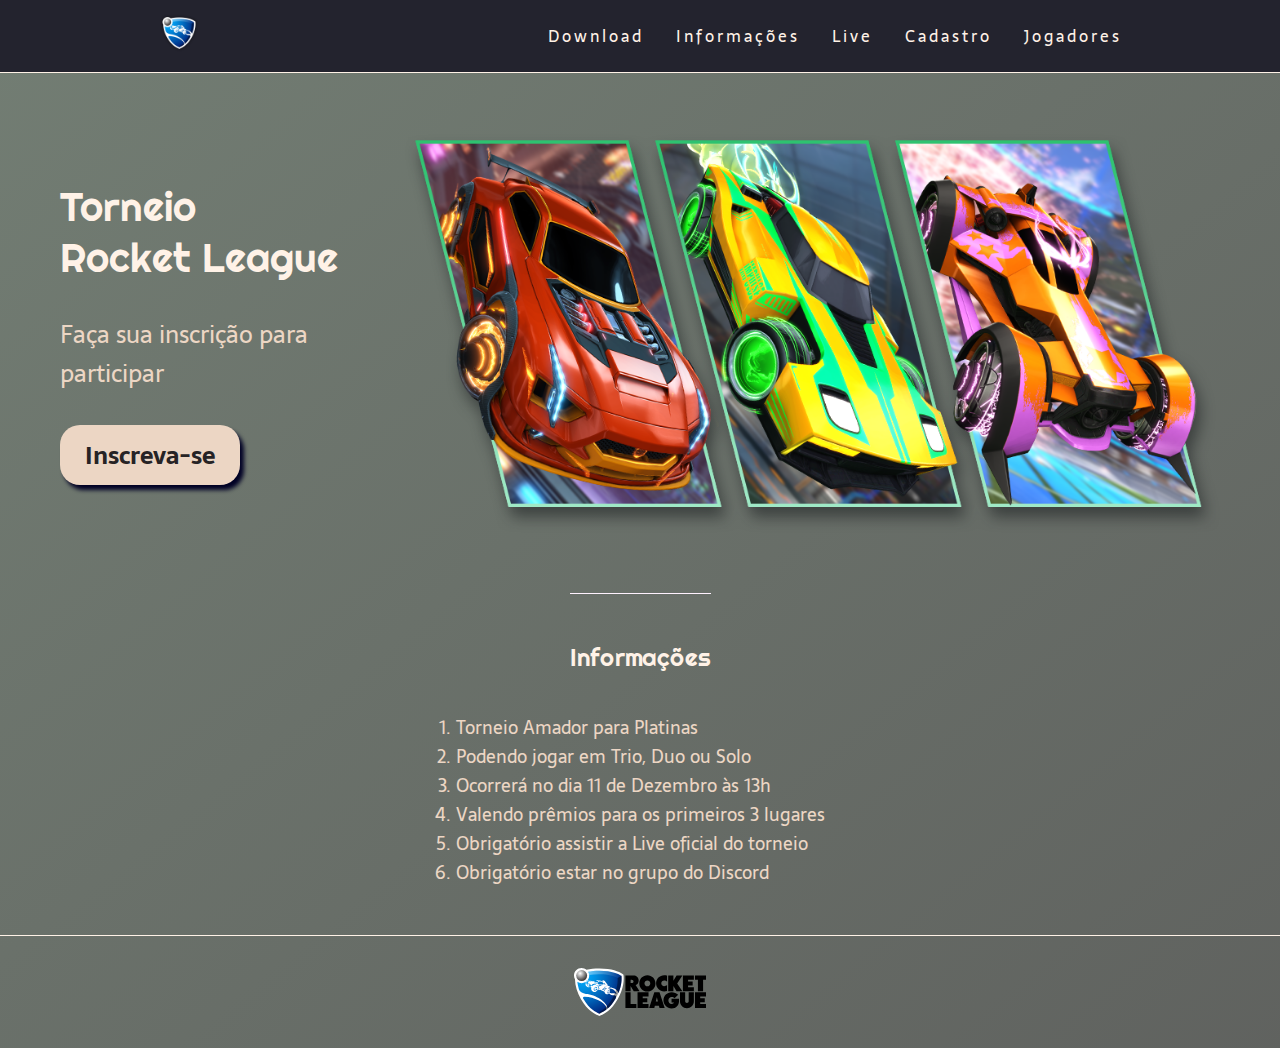
<file: index.html>
<!DOCTYPE html>
<html lang="pt-BR">
<head>
    <meta charset="UTF-8">
    <meta http-equiv="X-UA-Compatible" content="IE=edge">
    <meta name="viewport" content="width=device-width, initial-scale=1.0">
    <meta name="author" content="Victoria Souza">
    <meta name="description" content="Um torneio do jogo Rocket League que vai acontecer no dia 11 de Dezembro de 2022">
    <title>Rocket League - Torneio</title>
    <link rel="stylesheet" type="text/css" href="./CSS/index.css">
    <link rel="stylesheet" type="text/css" href="./CSS/reset.css">

    

</head>
<body>
    <!--CABEÇALHO-->
    <header>
        <nav class="nav">
            <a href="#index">
            <img class="logo" src="./img/logo menor.png" alt="Logo Rocket League">
            </a>
            <div class="mobile-menu">
                
                <div class="line1"></div>
                <div class="line2"></div>
                <div class="line3"></div>

            </div>
            
           
            <ul class="nav-list">
                <li><a href="https://store.epicgames.com/pt-BR/p/rocket-league"target="_blank">Download</a></li>
                <li><a href="#info">Informações</a></li>
                <li><a href="https://www.twitch.tv/vickwithluv" target="_blank">Live</a></li>
                <li><a href="./cadastro.html">Cadastro</a></li>
                <li><a href="./listagem.html">Jogadores</a></li>
            </ul>    
        </nav>
    </header>
    <!--PARTE DO MEIO-->
    <main class="conteudo" id="index">
        <!--SEÇÃO 1-->
        <section class="conteudo-principal">
            <div class="conteudo-principal-escrito">
                <h1 class="conteudo-principal-titulo">Torneio<br> Rocket League</h1>
                <h2 class="conteudo-principal-subtitulo">Faça sua inscrição para participar</h2>
                <a href="./cadastro.html"><button class="conteudo-principal-botao">Inscreva-se</button></a>
            </div>
            <img class="conteudo-principal-imagem" src="./img/rocket.png">
        </section>
       <!--SEÇÃO 2-->
        <section class="conteudo-secundario">
            <h3 class="conteudo-secundario-titulo" id="info">Informações</h3>
            <ol>
                <li class="conteudo-secundario-paragrafo"><strong>Torneio Amador</strong> para Platinas</li>
                <li class="conteudo-secundario-paragrafo">Podendo jogar em <strong>Trio, Duo ou Solo</strong></li>
                <li class="conteudo-secundario-paragrafo">Ocorrerá no dia<strong> 11 de Dezembro às 13h</strong></li>
                <li class="conteudo-secundario-paragrafo"><strong>Valendo prêmios</strong> para os primeiros 3 lugares</li>
                <li class="conteudo-secundario-paragrafo"><strong>Obrigatório</strong> assistir a Live oficial do torneio</li>
                <li class="conteudo-secundario-paragrafo"><strong>Obrigatório</strong> estar no grupo do Discord</li>
            </ol>
        </section>
    </main>
    <!--RODAPÉ-->
    <footer class="rodape">
        <img class="rodape-imagem" src="./img/logo.svg">
    </footer>
</body>
</html>
</file>
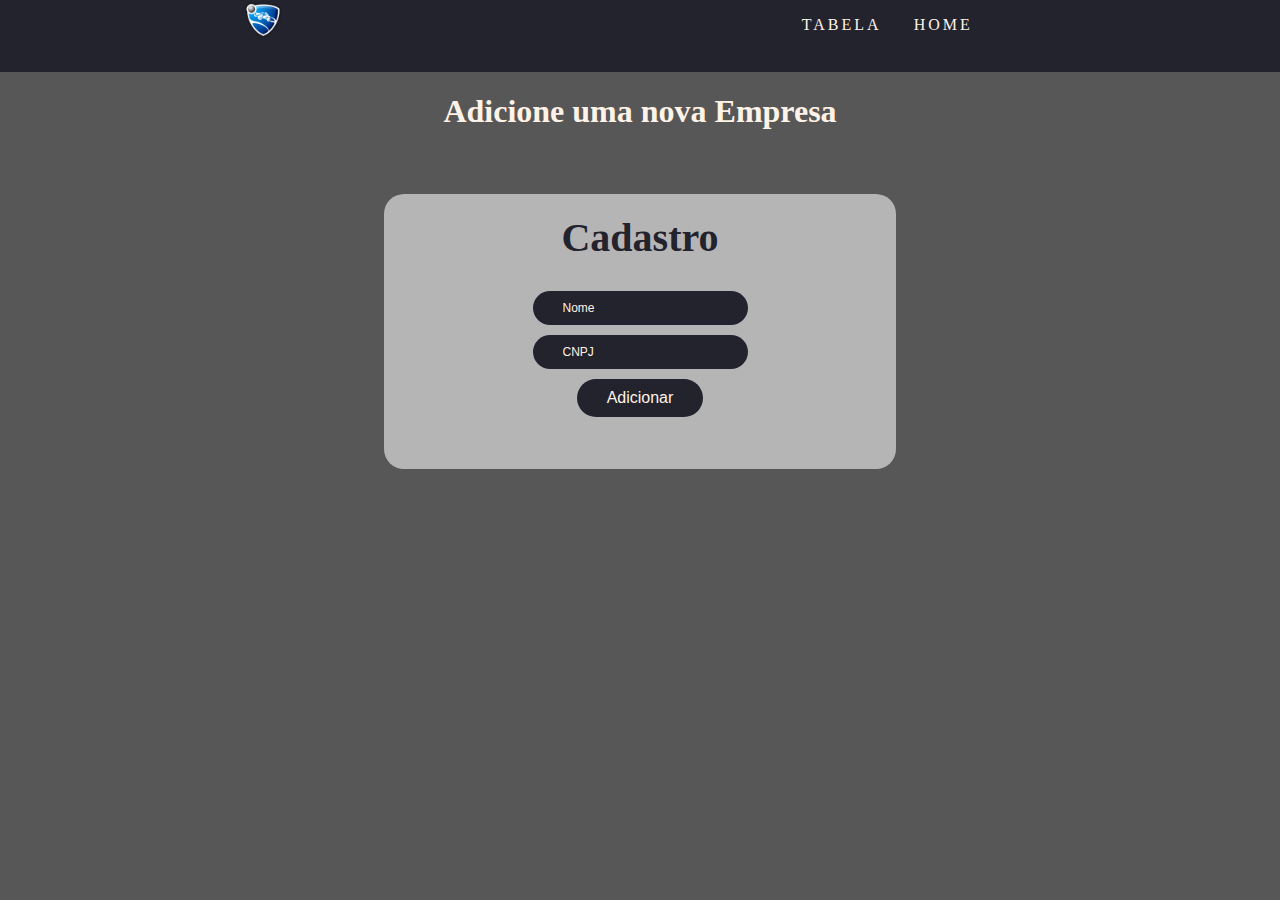
<file: cadastro.html>
<!DOCTYPE html>
<html lang="pt-BR   ">
<head>
    <meta charset="UTF-8">
    <meta http-equiv="X-UA-Compatible" content="IE=edge">
    <meta name="viewport" content="width=device-width, initial-scale=1.0">
    <title>Cadastro de Empresa</title>
    <link rel="stylesheet" href="./CSS/cadastro.css">
</head> 

<header>
  <nav>
    <a href="#index">
        <img class="logo" src="./img/logo menor.png" alt="Logo Rocket League">
        </a>

    <ul class="menu">
      <li><a href="./listagem.html" >Tabela</a></li>
      <li><a href="./index.html">Home</a></li>

    </ul>
  </nav>
</header>

<body id="body-index">
    <h1>Adicione uma nova Empresa</h1> 
   
        <div class="cadastro">
            <h2 class="titulo-cadastro">Cadastro</h2>
            <input type="text" id="nome" alt="nome" placeholder="Nome">
            <input type="text" id="cnpj" alt="cnpj" placeholder="CNPJ">
            <button class="botao-cadastro" type="submit">Adicionar</button>
        </div>

</body>
</html>
</file>
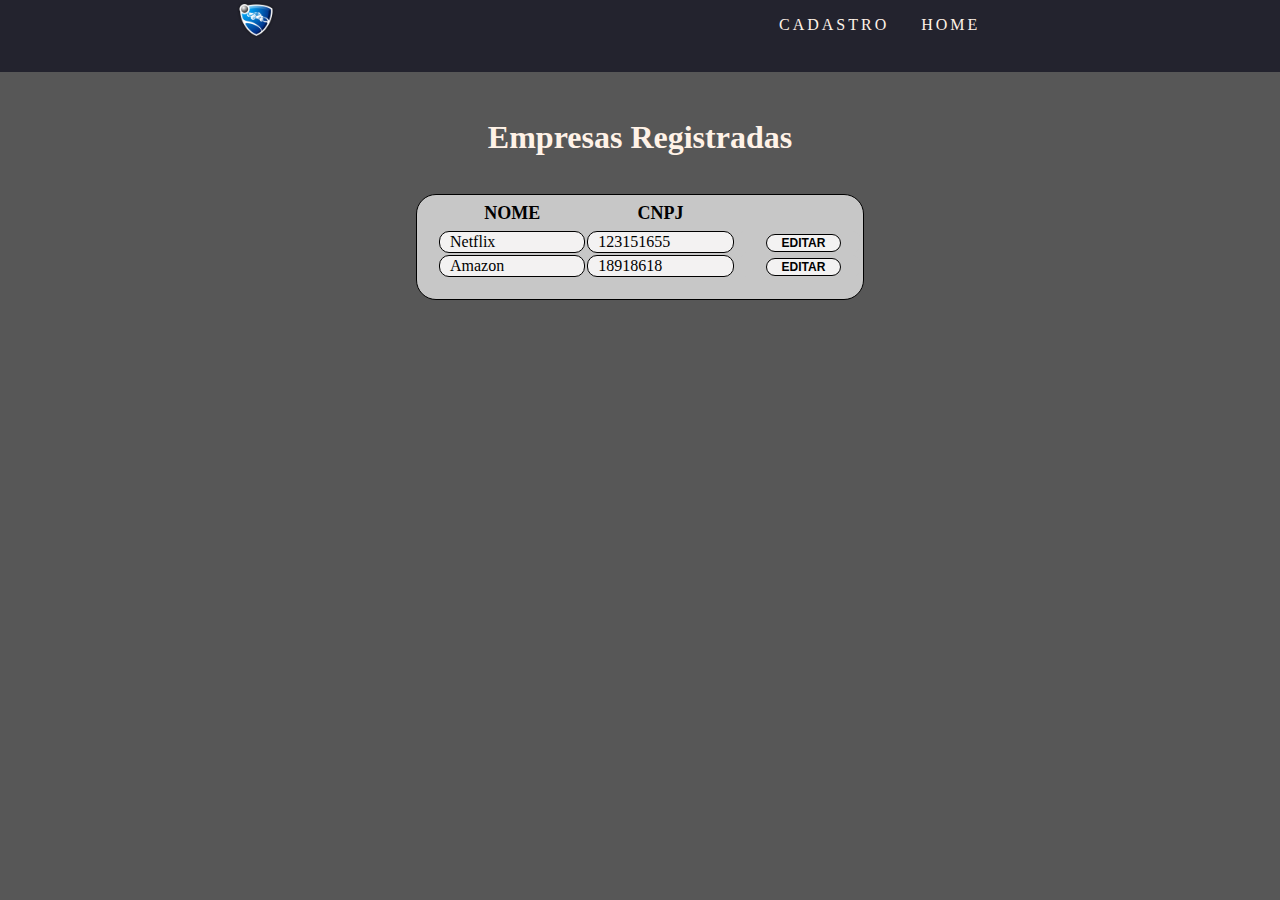
<file: listagem.html>
<!DOCTYPE html>
<html lang="pt-BR">
<head>
    <meta charset="UTF-8">
    <meta http-equiv="X-UA-Compatible" content="IE=edge">
    <meta name="viewport" content="width=device-width, initial-scale=1.0">
    <title>Tabela de Empresa</title>
    <link rel="stylesheet" href="./CSS/listagem.css">
</head>

<header>
    <nav>
        <a href="#index">
            <img class="logo" src="./img/logo menor.png" alt="Logo Rocket League">
            </a>

      <ul class="menu">
        <li><a href="./cadastro.html">Cadastro</a></li>
        <li><a href="./index.html">Home</a></li>
      </ul>
    </nav>
  </header>
<body id="body-tabela">
    
    <h1>Empresas Registradas</h1>

  <div class="tabela">
        <table>
          <thead>
              <tr>
                <th>Nome</th>
                <th>CNPJ</th>
              </tr>
          </thead>
          <tbody>
              <tr> 
                <td>Netflix</td>
                <td>123151655</td>
                <td class="tabela-linha-botao">
                    <a href="./edicao.html">
                    <button class="botao" type="button">Editar</button></tr>
                    </a>
                </td>

              </tr>
              <tr>
                <td>Amazon</td>
                <td>18918618</td>
                <td class="tabela-linha-botao">
                    <a href="./edicao.html">
                    <button class="botao" type="button">Editar</button></tr>
                    </a>
                </td>
              </tr>
          </tbody>
        </table>
      </div>    
</body>
</html>
</file>
<file: CSS/index.css>
@import url('https://fonts.googleapis.com/css2?family=Righteous&family=Sarala:wght@400;700&display=swap');

body{
    background: linear-gradient(to bottom right, rgba(89, 102, 90, 0.849), rgba(46, 49, 45, 0.76)); 
}
/*MENU*/

a{
    color: #FFF2E7;
    text-decoration: none;
    transition: 0.3s;
}
a:hover{
    opacity: 0.7;
}
.logo{
    height: 40px;
}
nav{
    display: flex;
    justify-content: space-around;
    align-items: center;
    font-family: 'Sarala', sans-serif;
    background: #23232e;
    height: 8vh;
}
.nav-list{
    list-style: none;
    display: flex;
}
.nav-list li{
    letter-spacing: 3px;
    margin-left: 32px;
}
.mobile-menu{
    cursor:pointer;
    display: none;
}
.mobile-menu div{
    width: 32px;
    height: 2px;
    background: #FFF2E7;
    margin: 8px;
    transition: 0.3s;
}


/*------------------------------------------------------------------*/



.conteudo{
    margin-bottom: 48px;
    border-top: 0.4px solid #FFF2E7;
}
.conteudo-principal{
    display: flex;
    flex-direction: row;
    align-items: center;
    justify-content: space-around;
    margin: 60px;
}
.conteudo-principal-escrito{
    display: flex;
    flex-direction: column;
    gap: 32px;
}
.conteudo-principal-titulo{
    font-family: 'Righteous', cursive;
    font-weight: 400;
    font-size: 40px;
    color: #FFF2E7;
}
.conteudo-principal-subtitulo{
    font-family: 'Sarala', sans-serif;
    font-weight: 400;
    font-size: 24px;
    color: #ECD6C4;
}
.conteudo-principal-botao{
    background-color: #ECD6C4;
    width: 180px;
    height: 60px;
    border: none;
    border-radius: 20px;
    box-shadow: 4px 5px 4px #010125;
    font-family: 'Sarala', sans-serif;
    font-weight: 700;
    font-size: 24px;
    color: #262325;
    cursor: pointer;
}

.conteudo-principal-botao:hover{
    background-color: rgba(236, 214, 196, 0.53);
}

.conteudo-principal-imagem{
    height: 400px;
}
.conteudo-secundario{
    display: flex;
    flex-direction: column;
    align-items: center;
    gap: 24px;
    margin-top: 48px;
}
.conteudo-secundario-titulo{
    border-top: 0.4px solid #fff2ff;
    padding-top: 48px;
    font-family: 'Righteous', cursive;
    font-weight: 400;
    font-size: 24px;
    color: #FFF2E7;
    margin-bottom: 16px;
}
.conteudo-secundario-paragrafo{
    font-family: 'Sarala', sans-serif;
    font-weight: 300;
    font-size: 18px;
    color: #ECD6C4;
}
.rodape{
    padding: 32px;
    border-top: 0.4px solid #FFF2E7;
}
.rodape-imagem{
    height: 48px;
    display: block;
    margin: 0 auto;
}
html,body,main { overflow-x: hidden; }

@media (max-width: 600px) { 
    ol{padding-left: 1.5rem; 
        display: flex; 
        gap: 15px;
        flex-direction: column;    
    }
    body{
        padding: 0;
    }
    .conteudo-principal{height: 50%;}
    .conteudo-principal-imagem{display: none;}
    .conteudo-principal{ 
        flex-direction:column;
    }
    .conteudo-secundario{
        display:list-item;
        flex-direction: column;
        gap: 15px;
        margin-top: 48px;
        padding: 25px;
        transition: transform 0.3s ease-in;
    }
}
@media (max-width: 999px) {
    .nav-list{
        position: absolute;
        top: 8vh;
        right: 0;
        width: 50vw;
        height: 92vh;
        background: #23232e;
        flex-direction: column;
        align-items: center;
        justify-content: space-around;
        transform: translateX(100%);
    }
    .nav-list li{
        margin-left: 0;
        opacity: 0;
    }
    .mobile-menu{
        display: block;
    }
    .nav-list.active{
        transform: translateX(0);
    }
}       

@keyframes navLinkFade{
    from{
        opacity: 0;
        transform: translateX(50px);   
    }
    
    to{
        opacity: 1;
        transform: translateX(0);
    }

}

.mobile-menu.active .line1{
    transform: rotate(-45deg) translate(-8px, 8px);
}

.mobile-menu.active .line2{
    opacity: 0;
}

.mobile-menu.active .line3{
    transform: rotate(45deg) translate(-5px, -7px);
}
</file>
<file: CSS/cadastro.css>
#body-index{
    margin: 0;
    padding: 0;
    background: rgb(87, 87, 87)
}


a{
    color: #FFF2E7;
    text-decoration: none;
    transition: 0.3s;
}
a:hover{
    opacity: 0.7;
}
.logo{
    height: 40px;
}


nav{
    display: flex;
    flex-direction: row;
    justify-content: space-around;
    background: #23232e;
    height: 8vh;
}
.menu{
    list-style: none;
    display: flex;
    margin-right: 5%;
}
ul{
    padding: 0;
}

.menu>li{
    letter-spacing: 3px;
    text-transform: uppercase;
    margin-left: 32px;
}

h1{
    display: flex;
    justify-content: center;
    color:#FFF2E7;
    margin-bottom: 5%;
}
.titulo-cadastro{
    color: #23232e;
}

.cadastro{
    display: flex;
    flex-direction: column;
    align-items: center;
    gap: 10px;
    padding-bottom: 4%;
    margin-left: 30%;
    margin-right: 30%;
    border-radius: 20px;
    background: #b6b5b5;
}
h2{
    font-size: 40px;
    margin: 20px;
}
::placeholder{
color: #FFF2E7;
}

input:-webkit-autofill,
input:-webkit-autofill:focus {
    transition: background-color 600000s 0s, color 600000s 0s;
}
input[data-autocompleted] {
    background-color: transparent !important;
}

.cadastro>input{
    
    border: none;
    border-radius: 20px;
    color: #FFF2E7;
    outline: none;
    font-size: 12px;
    padding: 10px 30px;
    background: #23232e;
}

.botao-cadastro{
    border: none;
    border-radius: 20px;
    padding: 10px 30px;
    font-size: 16px;
    cursor: pointer; 
    background-color: #23232e;
    color: #FFF2E7;
}
.botao-cadastro:hover{
    background-color: rgb(161, 161, 161);
    color: #23232e;
}
</file>
<file: CSS/listagem.css>
#body-tabela{
    margin: 0;
    padding: 0;
    background: rgb(87, 87, 87)
}

h1{
    display: flex;
    justify-content: center;
    color: #FFF2E7;
    padding-top: 2%;
    margin-bottom: -2%;
}

.tabela{
    display: flex;
    justify-content: center;
    margin-top: 5%;
}

th{
    height: 30px;
    font-size: 18px;
    text-transform: uppercase;
    font-weight: bold;
}

.tabela-linha-botao{
    border: none;
    background: #c7c7c7;
}
.botao{
    border-radius: 10px;
    border: 1px solid;
    padding-left: 15px;
    padding-right: 15px;
    margin-left: 20px;
    font-size: 12px;
    text-transform: uppercase;
    font-weight: 800;
    background: #f3f2f2;
    cursor: pointer;
}

table{
    width: 35%;
    border: 1px solid;
    border-radius: 20px;
    background: #c7c7c7;
    padding-bottom: 20px;
    padding-left: 20px;
}
td{
    width: 35%;
    font-size: 16px;
    border: 1px solid;
    border-collapse: collapse;
    border-radius: 10px;
    padding-left: 10px;
    background: #f3f2f2;
}

/*MENU*/

.logo{
    height: 40px;
}

a{
    color: #FFF2E7;
    text-decoration: none;
    transition: 0.3s;
}
a:hover{
    opacity: 0.7;
}

nav{
    display: flex;
    flex-direction: row;
    justify-content: space-around;
    background: #23232e;
    height: 8vh;
}
.menu{
    list-style: none;
    display: flex;
    margin-right: 5%;
}
ul{
    padding: 0;
}

.menu>li{
    letter-spacing: 3px;
    text-transform: uppercase;
    margin-left: 32px;
}
</file>
